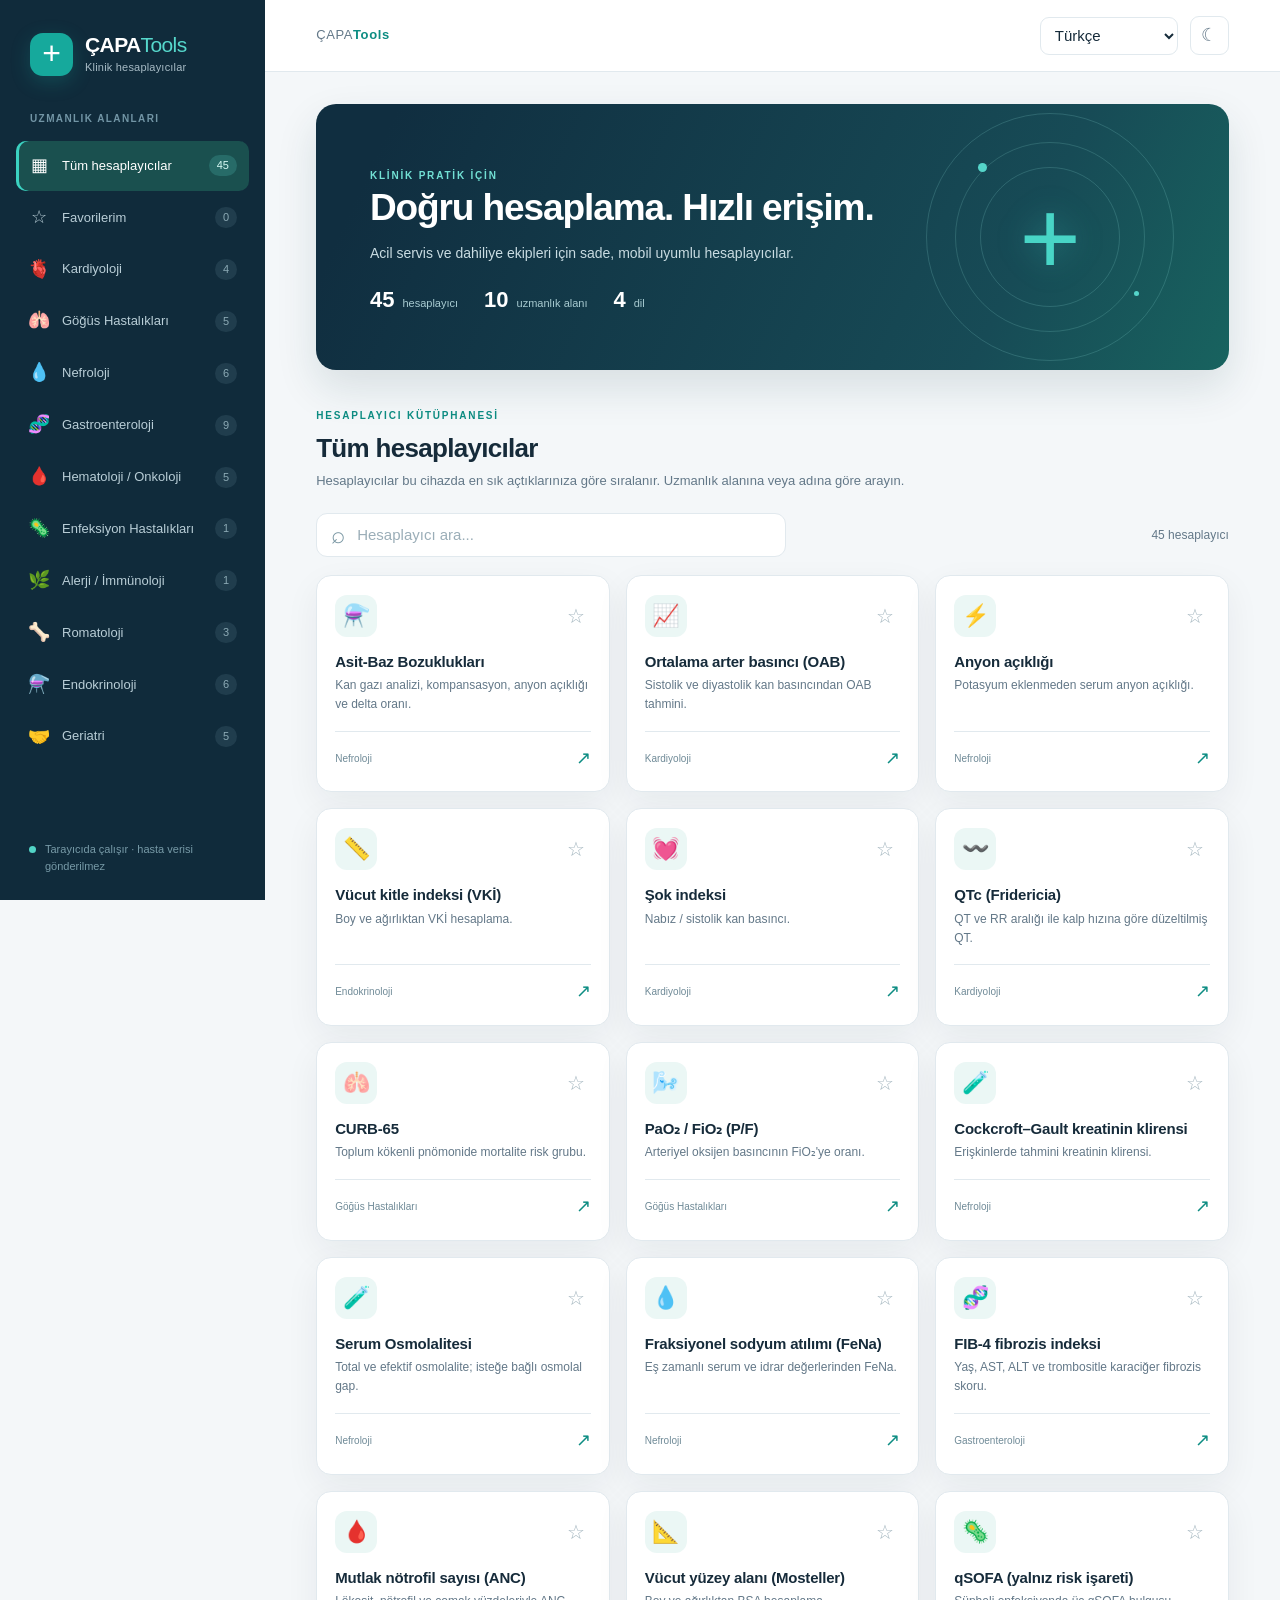
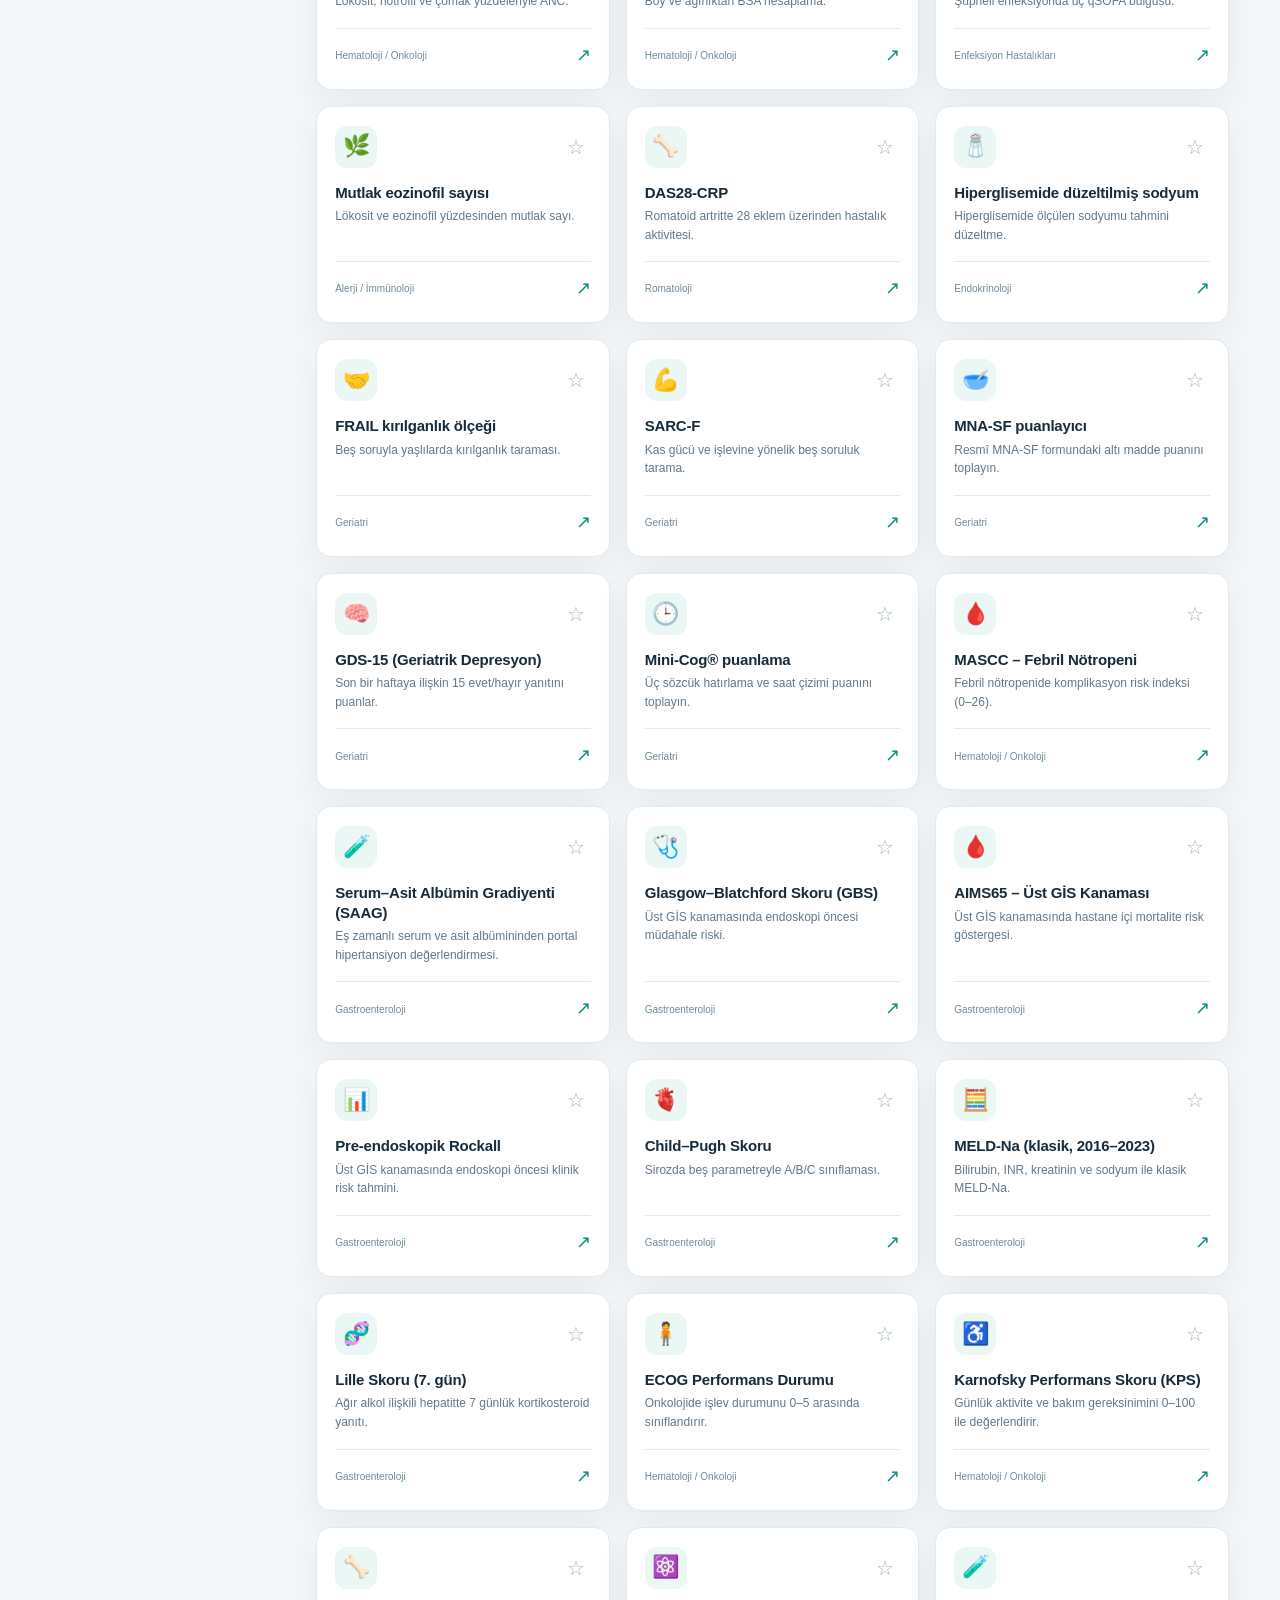
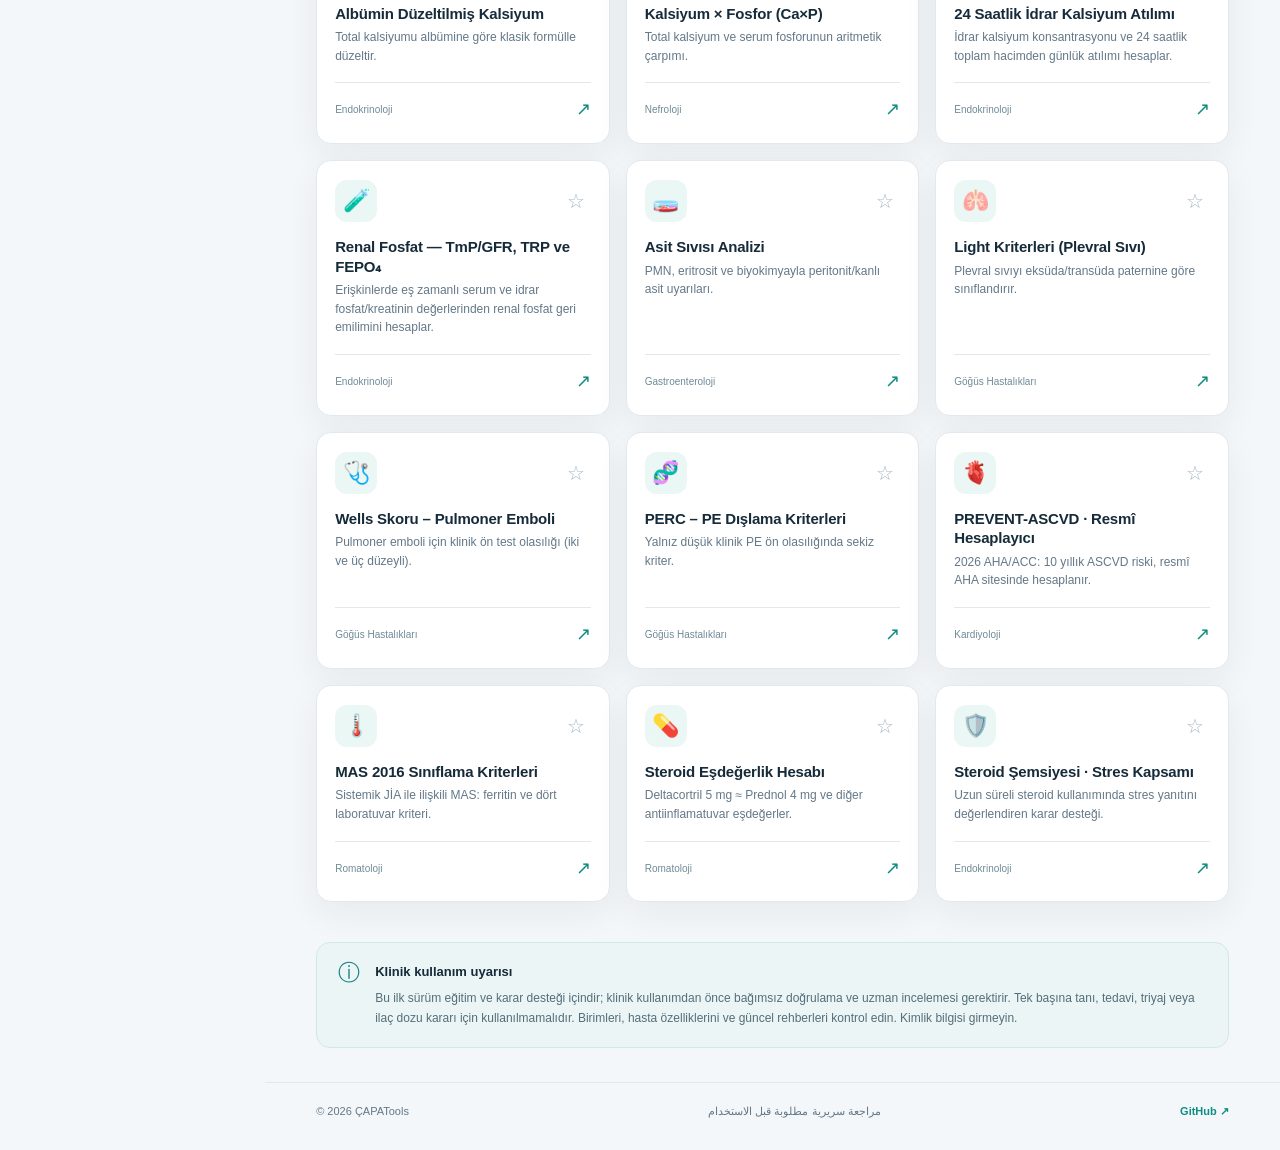
<file: index.html>
<!doctype html>
<html lang="tr" dir="ltr">
<head>
  <meta charset="utf-8">
  <meta name="viewport" content="width=device-width, initial-scale=1">
  <meta name="theme-color" content="#10283a">
  <meta name="description" content="ÇAPATools — emergency medicine and internal medicine calculators for clinicians in Turkish, Azerbaijani, Arabic and English.">
  <meta http-equiv="Content-Security-Policy" content="default-src 'self'; script-src 'self'; style-src 'self'; img-src 'self' data:; connect-src 'none'; object-src 'none'; base-uri 'self'; form-action 'none'">
  <title>ÇAPATools · Clinical Calculators</title>
  <link rel="stylesheet" href="styles.css">
  <script src="engine.js" defer></script>
  <script src="data.js" defer></script>
  <script src="clinical-scores.js" defer></script>
  <script src="geriatric-tools.js" defer></script>
  <script src="specialty-tools.js" defer></script>
  <script src="oncology-performance.js" defer></script>
  <script src="calcium-tools.js" defer></script>
  <script src="fluid-pe-engine.js" defer></script>
  <script src="rheum-engine.js" defer></script>
  <script src="fluid-pe-tools.js" defer></script>
  <script src="rheumatology-tools.js" defer></script>
  <script src="usage.js" defer></script>
  <script src="app.js" defer></script>
</head>
<body>
  <a href="#main" class="skip-link" id="skipLink">İçeriğe geç</a>
  <div class="app-shell">
    <aside class="sidebar" id="sidebar" aria-label="Specialties">
      <a class="brand" href="./" aria-label="ÇAPATools">
        <span class="brand-mark" aria-hidden="true">+</span>
        <span><strong>ÇAPA<span class="brand-accent">Tools</span></strong><small id="brandSubtitle">Klinik hesaplayıcılar</small></span>
      </a>
      <p class="nav-overline" id="specialtyLabel">UZMANLIK ALANLARI</p>
      <nav id="categoryNav" aria-label="Specialties"></nav>
      <div class="sidebar-foot"><span class="status-dot"></span><span id="offlineLabel">Tarayıcıda çalışır · hasta verisi gönderilmez</span></div>
    </aside>
    <div class="main-column">
      <header class="topbar">
        <button class="mobile-menu icon-btn" type="button" id="menuButton" aria-label="Open navigation" aria-controls="sidebar" aria-expanded="false">☰</button>
        <span class="topbar-name">ÇAPA<strong>Tools</strong></span>
        <div class="topbar-actions">
          <label for="languageSelect" class="sr-only" id="languageLabel">Dil seçin</label>
          <select id="languageSelect" aria-label="Language">
            <option value="tr">Türkçe</option>
            <option value="az">Azərbaycanca</option>
            <option value="ar">العربية</option>
            <option value="en">English</option>
          </select>
          <button type="button" id="themeButton" class="icon-btn" aria-label="Toggle color theme" title="Appearance">☾</button>
        </div>
      </header>
      <main id="main">
        <section class="hero">
          <div class="hero-copy">
            <span class="eyebrow" id="heroEyebrow">KLİNİK PRATİK İÇİN</span>
            <h1 id="heroTitle">Doğru hesaplama. Hızlı erişim.</h1>
            <p id="heroDescription">Acil servis ve dahiliye ekipleri için sade, mobil uyumlu klinik hesaplayıcılar.</p>
            <div class="hero-metrics" id="heroMetrics"></div>
          </div>
          <div class="hero-symbol" aria-hidden="true"><span>+</span><i></i><i></i></div>
        </section>
        <section class="workspace" aria-labelledby="sectionTitle">
          <div class="section-head">
            <div>
              <p class="eyebrow dark" id="sectionEyebrow">HESAPLAYICI KÜTÜPHANESİ</p>
              <h2 id="sectionTitle">Tüm hesaplayıcılar</h2>
              <p class="section-description" id="sectionDescription"></p>
            </div>
          </div>
          <div class="tool-controls">
            <div class="search-wrap"><span aria-hidden="true">⌕</span><input id="searchInput" type="search" autocomplete="off" placeholder="Hesaplayıcı ara..." aria-label="Search calculators"></div>
            <div id="resultCount" class="results-count" aria-live="polite"></div>
          </div>
          <div id="toolGrid" class="tool-grid"></div>
          <div id="emptyState" class="empty-state" hidden><div class="empty-icon">⌕</div><h3 id="emptyTitle"></h3><p id="emptyDescription"></p></div>
        </section>
        <section class="safety-note" aria-labelledby="safetyTitle"><span class="safety-icon" aria-hidden="true">ⓘ</span><div><h3 id="safetyTitle">Klinik kullanım uyarısı</h3><p id="safetyText"></p></div></section>
      </main>
      <footer class="footer"><span>© <span id="year"></span> ÇAPATools</span><span id="footerText">Açık kaynak · Klinik öncesi doğrulama gerekli</span><a href="https://github.com/denizseyithanoglu/capatools" target="_blank" rel="noopener noreferrer">GitHub ↗</a></footer>
    </div>
  </div>
  <div id="mobileBackdrop" class="mobile-backdrop" hidden></div>
  <div class="dialog-backdrop" id="dialogBackdrop" hidden>
    <section class="calc-dialog" role="dialog" aria-modal="true" aria-labelledby="dialogTitle" tabindex="-1">
      <header class="dialog-head"><div class="dialog-heading"><span class="dialog-icon" id="dialogIcon"></span><div><p class="eyebrow dark" id="dialogCategory"></p><h2 id="dialogTitle"></h2></div></div><button type="button" id="closeDialog" class="icon-btn close-btn" aria-label="Close">✕</button></header>
      <div class="dialog-scroll">
        <p id="dialogIntro" class="dialog-intro"></p>
        <form id="calcForm" novalidate></form>
        <div class="calc-output" id="calcOutput" hidden aria-live="polite"><div class="output-label" id="outputLabel">Sonuç</div><div class="output-value"><strong id="outputValue"></strong><span id="outputUnit"></span></div><p id="outputInterpretation"></p></div>
        <div id="calcWarning" class="calc-warning"></div>
        <div class="reference-block"><span id="referenceLabel">Kaynak</span><a id="referenceLink" href="#" target="_blank" rel="noopener noreferrer"></a><p id="formulaLabel"></p></div>
      </div>
      <div class="dialog-footer"><button type="button" class="secondary-btn" id="resetButton">Temizle</button><button type="submit" form="calcForm" class="primary-btn" id="calculateButton">Hesapla <span aria-hidden="true">→</span></button></div>
    </section>
  </div>
  <noscript><p class="noscript">ÇAPATools needs JavaScript to perform calculations.</p></noscript>
</body>
</html>
</file>
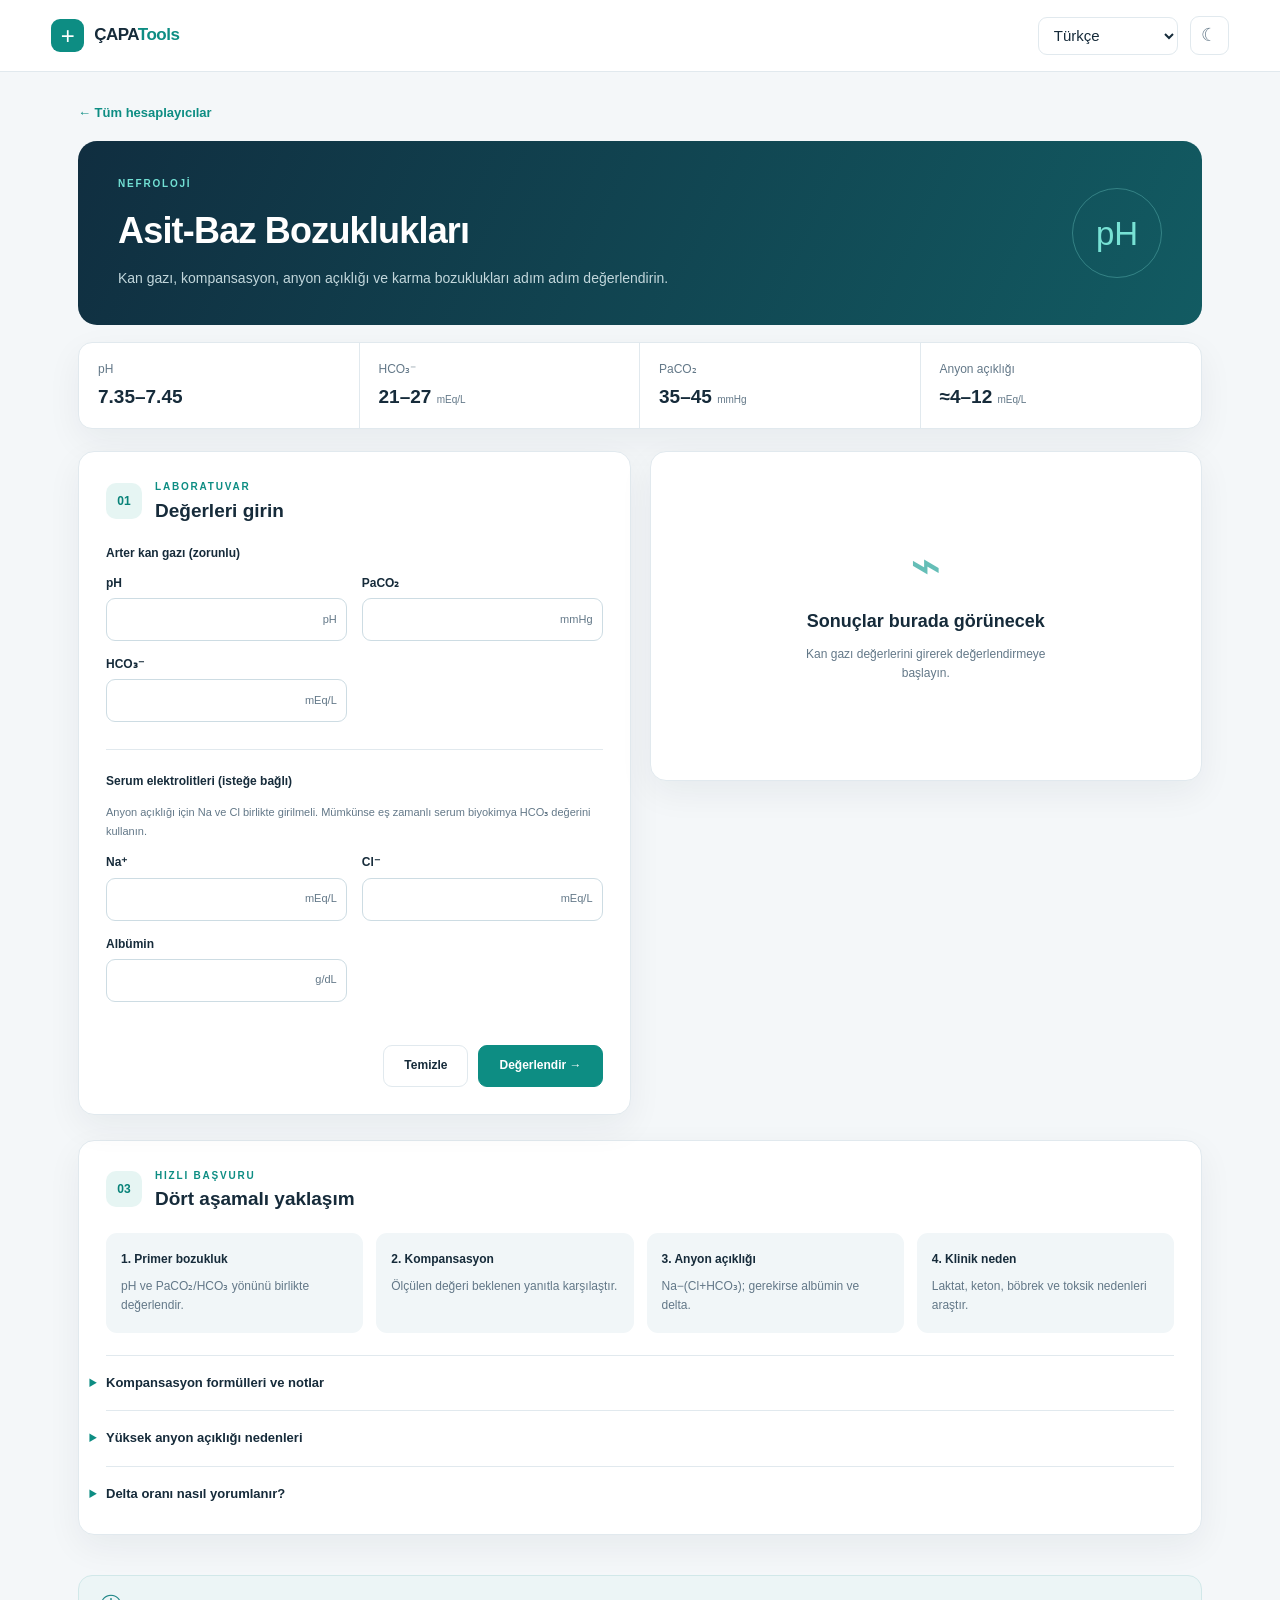
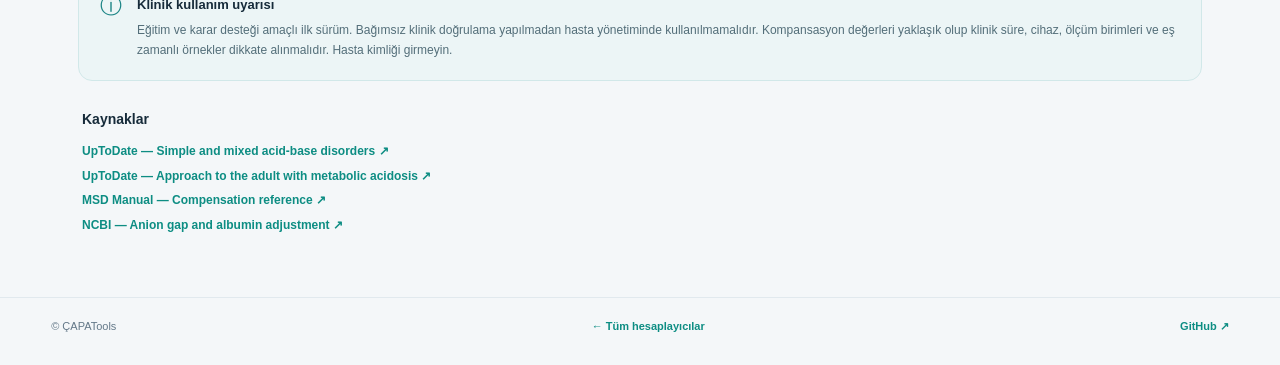
<file: acidbase.html>
<!doctype html>
<html lang="tr" dir="ltr">
<head>
  <meta charset="utf-8">
  <meta name="viewport" content="width=device-width, initial-scale=1">
  <meta name="theme-color" content="#10283a">
  <meta name="description" content="ÇAPATools acid–base assessment: pH, expected compensation, anion gap and delta ratio.">
  <meta http-equiv="Content-Security-Policy" content="default-src 'self'; script-src 'self'; style-src 'self'; img-src 'self' data:; connect-src 'none'; object-src 'none'; base-uri 'self'; form-action 'none'">
  <title>Acid–Base Disorders · ÇAPATools</title>
  <link rel="stylesheet" href="styles.css">
  <link rel="stylesheet" href="acidbase.css">
  <script src="acidbase-engine.js" defer></script>
  <script src="acidbase.js" defer></script>
</head>
<body class="acid-page">
  <a href="#content" class="skip-link">Skip to content</a>
  <header class="topbar">
    <a class="ab-brand" href="./"><span class="ab-brand-symbol">+</span><strong>ÇAPA<em>Tools</em></strong></a>
    <div class="topbar-actions">
      <label for="lang" class="sr-only">Language</label>
      <select id="lang" aria-label="Language">
        <option value="tr">Türkçe</option><option value="az">Azərbaycanca</option><option value="ar">العربية</option><option value="en">English</option>
      </select>
      <button id="theme" type="button" class="icon-btn" aria-label="Toggle theme">☾</button>
    </div>
  </header>
  <main id="content" class="ab-container">
    <a href="./" class="ab-back" id="back">← Tüm hesaplayıcılar</a>
    <section class="ab-hero">
      <div><p class="eyebrow" id="eyebrow">NEFROLOJİ</p><h1 id="title">Asit-Baz Bozuklukları</h1><p id="intro">Kan gazı değerlendirmesi, kompansasyon, anyon açıklığı ve karma bozukluklar.</p></div>
      <div class="ab-hero-icon" aria-hidden="true">pH</div>
    </section>
    <section class="ab-normal" aria-label="Reference intervals">
      <div class="ab-normal-cell"><span>pH</span><strong>7.35–7.45</strong></div>
      <div class="ab-normal-cell"><span>HCO₃⁻</span><strong>21–27 <small>mEq/L</small></strong></div>
      <div class="ab-normal-cell"><span>PaCO₂</span><strong>35–45 <small>mmHg</small></strong></div>
      <div class="ab-normal-cell"><span id="agNormalLabel">Anyon açıklığı</span><strong>≈4–12 <small>mEq/L</small></strong></div>
    </section>
    <div class="ab-layout">
      <section class="ab-panel" aria-labelledby="inputsHeading">
        <div class="ab-panel-heading"><span class="ab-panel-index">01</span><div><p class="eyebrow dark" id="inputsEyebrow">LABORATUVAR</p><h2 id="inputsHeading">Değerleri girin</h2></div></div>
        <form id="acidForm" novalidate>
          <div class="ab-subtitle" id="abgSub">Arter kan gazı (zorunlu)</div>
          <div class="ab-field-grid">
            <div class="form-field"><label for="ph">pH</label><div class="input-shell"><input id="ph" name="ph" type="number" min="6.6" max="7.9" step="0.01" inputmode="decimal" required dir="ltr"><span class="field-unit">pH</span></div></div>
            <div class="form-field"><label for="pco2">PaCO₂</label><div class="input-shell"><input id="pco2" name="pco2" type="number" min="5" max="180" step="any" inputmode="decimal" required dir="ltr"><span class="field-unit">mmHg</span></div></div>
            <div class="form-field"><label for="hco3">HCO₃⁻</label><div class="input-shell"><input id="hco3" name="hco3" type="number" min="1" max="70" step="any" inputmode="decimal" required dir="ltr"><span class="field-unit">mEq/L</span></div></div>
          </div>
          <div class="ab-subtitle optional" id="chemSub">Serum elektrolitleri (isteğe bağlı)</div>
          <p class="ab-hint" id="chemHelp">Anyon açıklığı için Na ve Cl birlikte girilmelidir. Mümkünse aynı zamandaki serum biyokimya HCO₃ değerini kullanın.</p>
          <div class="ab-field-grid">
            <div class="form-field"><label for="na">Na⁺</label><div class="input-shell"><input id="na" name="na" type="number" min="70" max="220" step="any" inputmode="decimal" dir="ltr"><span class="field-unit">mEq/L</span></div></div>
            <div class="form-field"><label for="cl">Cl⁻</label><div class="input-shell"><input id="cl" name="cl" type="number" min="30" max="180" step="any" inputmode="decimal" dir="ltr"><span class="field-unit">mEq/L</span></div></div>
            <div class="form-field"><label for="albumin" id="albuminLabel">Albümin</label><div class="input-shell"><input id="albumin" name="albumin" type="number" min="0.5" max="6.5" step="any" inputmode="decimal" dir="ltr"><span class="field-unit">g/dL</span></div></div>
          </div>
          <p class="ab-form-error" id="formError" role="alert" aria-live="polite"></p>
          <div class="ab-actions"><button type="button" class="secondary-btn" id="clear">Temizle</button><button type="submit" class="primary-btn" id="run">Değerlendir →</button></div>
        </form>
      </section>
      <div class="ab-result-column">
        <section class="ab-panel ab-empty-result" id="placeholder" aria-label="Results">
          <div class="ab-placeholder-symbol">⌁</div><h2 id="placeholderTitle">Sonuçlar burada görünecek</h2><p id="placeholderText">Arter kan gazı değerlerini girerek dört aşamalı değerlendirmeyi başlatın.</p>
        </section>
        <section class="ab-panel" id="results" hidden aria-live="polite">
          <div class="ab-panel-heading"><span class="ab-panel-index">02</span><div><p class="eyebrow dark" id="resultEyebrow">ANALİZ</p><h2 id="resultsTitle">Değerlendirme</h2></div></div>
          <div class="ab-result-primary"><span id="phResultLabel">pH durumu</span><strong id="phResult"></strong><div id="primaryResult"></div></div>
          <div class="ab-result-block"><h3 id="compHeading">Beklenen kompansasyon</h3><div id="compContent"></div></div>
          <div class="ab-result-block"><h3 id="agHeading">Anyon açıklığı ve delta oranı</h3><div id="agContent"></div></div>
          <div class="ab-result-block" id="warningsBlock"><h3 id="cautionsHeading">Yorum ve uyarılar</h3><ul id="warnings"></ul></div>
        </section>
      </div>
    </div>
    <section class="ab-guide ab-panel" aria-labelledby="guideHeading">
      <div class="ab-panel-heading"><span class="ab-panel-index">03</span><div><p class="eyebrow dark" id="guideEyebrow">HIZLI BAŞVURU</p><h2 id="guideHeading">Dört aşamalı yaklaşım</h2></div></div>
      <div class="ab-guide-grid" id="guideSteps"></div>
      <details class="ab-details"><summary id="formulaSummary">Kompansasyon formülleri ve önemli notlar</summary><div class="ab-table-scroll"><table class="ab-ref-table"><thead><tr><th id="disorderHeading">Bozukluk</th><th id="formulaHeading">Beklenen yanıt</th></tr></thead><tbody id="formulaRows"></tbody></table></div><p class="ab-reference-note" id="formulaNote"></p></details>
      <details class="ab-details"><summary id="causesSummary">Yüksek anyon açıklığı nedenleri</summary><p class="ab-guide-copy" id="causesContent"></p></details>
      <details class="ab-details"><summary id="deltaSummary">Delta oranı nasıl yorumlanır?</summary><p class="ab-guide-copy" id="deltaContent"></p></details>
    </section>
    <section class="safety-note"><span class="safety-icon" aria-hidden="true">ⓘ</span><div><h3 id="safetyHeading">Klinik güvenlik</h3><p id="safetyContent"></p></div></section>
    <section class="ab-sources" aria-label="References">
      <h2 id="sourcesHeading">Kaynaklar</h2>
      <a href="https://www.uptodate.com/contents/simple-and-mixed-acid-base-disorders" target="_blank" rel="noopener noreferrer">UpToDate — Simple and mixed acid-base disorders ↗</a>
      <a href="https://www.uptodate.com/contents/approach-to-the-adult-with-metabolic-acidosis" target="_blank" rel="noopener noreferrer">UpToDate — Approach to the adult with metabolic acidosis ↗</a>
      <a href="https://www.msdmanuals.com/professional/multimedia/table/primary-changes-and-compensations-in-simple-acid-base-disorders" target="_blank" rel="noopener noreferrer">MSD Manual — Compensation reference ↗</a>
      <a href="https://www.ncbi.nlm.nih.gov/books/NBK448090/" target="_blank" rel="noopener noreferrer">NCBI — Anion gap and albumin adjustment ↗</a>
    </section>
  </main>
  <footer class="footer ab-footer"><span>© ÇAPATools</span><a href="./" id="footerBack">Tüm hesaplayıcılar</a><a href="https://github.com/denizseyithanoglu/capatools" target="_blank" rel="noopener noreferrer">GitHub ↗</a></footer>
  <noscript><p class="noscript">Enable JavaScript to calculate.</p></noscript>
</body>
</html>
</file>
<file: styles.css>
:root{color-scheme:light;--bg:#f4f7f9;--panel:#fff;--text:#162b3a;--muted:#637888;--border:#e1e9ee;--subtle:#f1f6f8;--primary:#0d8d83;--primary-dark:#086a64;--shadow:0 12px 35px rgba(14,42,58,.06)}
*{box-sizing:border-box}html{scroll-behavior:smooth}body{margin:0;font:15px/1.55 -apple-system,BlinkMacSystemFont,"Segoe UI",Tahoma,Arial,sans-serif;color:var(--text);background:var(--bg)}button,input,select{font:inherit}button{cursor:pointer}button:focus-visible,input:focus-visible,select:focus-visible,a:focus-visible{outline:3px solid #47b8b0;outline-offset:3px}a{color:inherit}h1,h2,h3,p{margin-top:0}.sr-only{position:absolute;width:1px;height:1px;padding:0;margin:-1px;overflow:hidden;clip:rect(0,0,0,0);white-space:nowrap;border:0}.skip-link{position:fixed;top:-80px;inset-inline-start:15px;z-index:200;padding:10px 15px;background:#fff;color:#062e38}.skip-link:focus{top:12px}.app-shell{display:grid;grid-template-columns:265px minmax(0,1fr);min-height:100vh}
.sidebar{position:sticky;top:0;align-self:start;height:100vh;display:flex;flex-direction:column;background:#102b3b;color:#d0e0e7;padding:32px 16px 20px;overflow-y:auto;z-index:25}.brand{text-decoration:none;display:flex;align-items:center;gap:12px;padding:0 14px 35px;color:#fff}.brand-mark{display:flex;align-items:center;justify-content:center;background:#16a99c;border-radius:13px;height:43px;width:43px;font-size:32px;font-weight:300;box-shadow:0 6px 20px rgba(25,171,160,.24)}.brand strong{font-size:21px;letter-spacing:-.6px;line-height:1.2;display:block}.brand-accent{font-weight:400;color:#56d8cc}.brand small{display:block;color:#a7bbc5;font-size:11px;letter-spacing:.2px;margin-top:2px}.nav-overline{font-size:10px;letter-spacing:1.4px;font-weight:800;color:#7295a5;margin:0 14px 12px}.category-item{width:100%;display:flex;align-items:center;gap:12px;border:0;background:transparent;color:#b9ced7;text-align:start;padding:11px 12px;margin:2px 0;border-radius:10px;font-size:13px;min-height:44px;transition:background .15s,color .15s}.category-item:hover{background:#1a3a49;color:#fff}.category-item.active{background:#1a504f;color:#fff;box-shadow:inset 3px 0 0 #3bd2c1}.category-emoji{font-size:18px;width:22px;text-align:center;flex-shrink:0}.category-name{flex:1}.category-count{font-size:11px;color:#8caab5;background:#203d4d;padding:2px 8px;border-radius:14px}.category-item.active .category-count{color:#d7faf5;background:#276b68}.sidebar-foot{margin-top:auto;padding:27px 13px 5px;color:#779aa7;font-size:11px;display:flex;align-items:flex-start;gap:9px}.status-dot{width:7px;height:7px;min-width:7px;border-radius:50%;background:#52d4c6;margin-top:5px}.main-column{min-width:0}.topbar{height:72px;background:var(--panel);border-bottom:1px solid var(--border);display:flex;align-items:center;justify-content:space-between;padding:0 clamp(22px,4vw,60px)}.topbar-name{font-size:13px;letter-spacing:.6px;font-weight:500;color:var(--muted)}.topbar-name strong{color:var(--primary)}.topbar-actions{display:flex;align-items:center;gap:12px}#languageSelect{border:1px solid var(--border);background:var(--panel);color:var(--text);border-radius:9px;padding:8px 10px;min-height:38px;max-width:170px}.icon-btn{border:1px solid var(--border);background:var(--panel);color:var(--muted);border-radius:9px;width:39px;height:39px;display:grid;place-items:center;font-size:18px}.icon-btn:hover{background:var(--subtle);color:var(--text)}.mobile-menu{display:none}
main{padding:32px clamp(22px,4vw,60px) 34px;max-width:1580px;margin:auto}.hero{position:relative;display:flex;justify-content:space-between;align-items:center;overflow:hidden;background:linear-gradient(115deg,#102e40 8%,#174b56 75%,#18635f);color:#fff;min-height:241px;border-radius:20px;padding:38px clamp(24px,4.2vw,55px);box-shadow:0 18px 42px rgba(15,55,66,.12)}.hero-copy{position:relative;z-index:2;max-width:650px}.eyebrow{color:#72e0d4;font-weight:800;font-size:10px;letter-spacing:1.8px;margin:0 0 11px}.hero h1{font-size:clamp(25px,3vw,37px);letter-spacing:-1.1px;line-height:1.18;margin:0 0 12px;font-weight:760}.hero p{font-size:14px;color:#c9dce2;max-width:610px;line-height:1.75;margin-bottom:23px}.hero-metrics{display:flex;gap:26px;flex-wrap:wrap}.metric{display:flex;align-items:baseline;gap:8px}.metric strong{font-size:22px;line-height:1;color:#fff}.metric span{font-size:11px;color:#a8cbd1}.hero-symbol{width:190px;height:190px;flex-shrink:0;border:1px solid rgba(161,239,232,.17);border-radius:50%;display:grid;place-items:center;margin-inline-end:30px;position:relative}.hero-symbol:before,.hero-symbol:after{content:"";position:absolute;inset:24px;border:1px solid rgba(142,220,214,.2);border-radius:50%}.hero-symbol:after{inset:-30px}.hero-symbol>span{font-size:105px;font-weight:200;line-height:1;color:#48d5c6;text-shadow:0 0 32px rgba(61,212,199,.34)}.hero-symbol i{position:absolute;width:9px;height:9px;border-radius:50%;background:#55d5ca;top:20px;left:22px}.hero-symbol i:last-child{top:auto;left:auto;right:5px;bottom:35px;width:5px;height:5px}
.workspace{margin-top:38px}.section-head{display:flex;justify-content:space-between;align-items:flex-end;gap:20px}.eyebrow.dark{color:var(--primary);margin-bottom:9px}.section-head h2{font-size:26px;letter-spacing:-.7px;line-height:1.2;margin-bottom:7px}.section-description{color:var(--muted);font-size:13px;margin-bottom:0}.tool-controls{display:flex;align-items:center;justify-content:space-between;gap:20px;margin-top:22px;margin-bottom:18px}.search-wrap{position:relative;display:flex;align-items:center;flex:1;max-width:470px}.search-wrap>span{position:absolute;inset-inline-start:15px;color:#7b98a4;font-size:24px;font-weight:400;pointer-events:none;line-height:1}.search-wrap input{width:100%;height:44px;border:1px solid var(--border);border-radius:11px;padding:0 40px;background:var(--panel);color:var(--text);outline-offset:2px}.search-wrap input::placeholder{color:#9baeb8}.results-count{white-space:nowrap;color:var(--muted);font-size:12px}.tool-grid{display:grid;grid-template-columns:repeat(auto-fill,minmax(225px,1fr));gap:16px}.tool-card{position:relative;display:flex;flex-direction:column;min-height:189px;text-align:start;padding:19px 18px;border-radius:15px;border:1px solid var(--border);background:var(--panel);box-shadow:var(--shadow);transition:transform .17s,border-color .17s,box-shadow .17s;color:var(--text)}.tool-card:hover{transform:translateY(-3px);border-color:#8ad5ce;box-shadow:0 16px 31px rgba(14,42,58,.1)}.tool-card:focus-visible{outline:3px solid #47b8b0}.tool-card-top{display:flex;align-items:center;justify-content:space-between}.tool-icon{display:grid;place-items:center;width:42px;height:42px;border-radius:12px;background:#ebf7f5;font-size:22px}.tool-favorite{background:transparent;border:0;color:#a4b6bf;font-size:20px;line-height:1;padding:6px;border-radius:8px}.tool-favorite:hover,.tool-favorite.selected{color:#cb994a}.tool-card h3{font-size:15px;letter-spacing:-.2px;margin:15px 0 5px;font-weight:730;line-height:1.3}.tool-card p{color:var(--muted);font-size:12px;margin:0;line-height:1.55;flex:1}.tool-card-bottom{display:flex;align-items:center;justify-content:space-between;margin-top:17px;padding-top:13px;border-top:1px solid var(--border);font-size:10px;color:#6f8a97}.tool-card-bottom span:last-child{font-size:18px;color:var(--primary)}.empty-state{padding:55px 20px;text-align:center;border:1px dashed var(--border);border-radius:18px;background:var(--panel)}.empty-icon{color:#8aafba;font-size:35px}.empty-state h3{margin-bottom:5px}.empty-state p{color:var(--muted);font-size:13px}.safety-note{display:flex;align-items:flex-start;gap:15px;background:#ecf5f6;border:1px solid #d1e8e9;border-radius:14px;padding:19px 21px;margin-top:40px}.safety-icon{font-size:22px;color:#1d8586;line-height:1}.safety-note h3{font-size:13px;margin-bottom:5px}.safety-note p{font-size:12px;line-height:1.7;color:#536e79;margin:0}.footer{display:flex;gap:20px;flex-wrap:wrap;align-items:center;justify-content:space-between;border-top:1px solid var(--border);padding:20px clamp(22px,4vw,60px) 30px;color:var(--muted);font-size:11px}.footer a{text-decoration:none;color:var(--primary);font-weight:600}
.dialog-backdrop{position:fixed;inset:0;background:rgba(4,22,33,.68);z-index:80;display:flex;align-items:center;justify-content:center;padding:20px;backdrop-filter:blur(4px)}[hidden]{display:none!important}.calc-dialog{background:var(--panel);border-radius:20px;width:min(100%,690px);max-height:min(92vh,870px);display:flex;flex-direction:column;box-shadow:0 28px 90px rgba(0,0,0,.28);overflow:hidden}.dialog-head{display:flex;justify-content:space-between;align-items:flex-start;gap:14px;padding:26px 30px 16px;border-bottom:1px solid var(--border)}.dialog-heading{display:flex;gap:15px;align-items:center;min-width:0}.dialog-icon{width:48px;height:48px;display:grid;place-items:center;flex-shrink:0;border-radius:14px;background:#e8f7f5;font-size:24px}.dialog-heading h2{font-size:22px;letter-spacing:-.4px;line-height:1.23;margin:0}.dialog-heading .eyebrow{font-size:10px;letter-spacing:1px}.close-btn{flex-shrink:0}.dialog-scroll{overflow-y:auto;padding:24px 30px;overscroll-behavior:contain}.dialog-intro{color:var(--muted);font-size:13px;margin-bottom:22px}.fields-grid{display:grid;grid-template-columns:repeat(2,minmax(0,1fr));gap:18px}.form-field{display:flex;flex-direction:column;gap:7px;min-width:0}.form-field label{font-size:12px;font-weight:700;line-height:1.35}.form-field input,.form-field select{width:100%;height:43px;border:1px solid #cddce3;border-radius:9px;background:var(--panel);color:var(--text);padding:0 12px;min-width:0}.form-field input:focus,.form-field select:focus{border-color:var(--primary)}.form-field input[aria-invalid=true]{border-color:#ce6c5e}.input-shell{position:relative}.input-shell input{padding-inline-end:72px;direction:ltr;text-align:start}.field-unit{position:absolute;inset-inline-end:10px;top:50%;transform:translateY(-50%);font-size:11px;color:var(--muted);pointer-events:none}.field-help{font-size:11px;color:var(--muted);line-height:1.5;margin:0}.form-error{display:block;margin-top:12px;color:#b13a2f;font-size:12px;min-height:18px}.calc-output{background:#eaf8f5;border:1px solid #bce4dd;border-radius:12px;margin-top:18px;padding:19px 20px}.output-label{font-size:11px;font-weight:800;letter-spacing:.6px;text-transform:uppercase;color:#447d79}.output-value{display:flex;align-items:baseline;gap:10px;flex-wrap:wrap;margin-top:5px;color:#086c64}.output-value strong{font-size:35px;letter-spacing:-1px;line-height:1.2;direction:ltr;unicode-bidi:isolate}.output-value span{font-size:14px}.calc-output p{font-size:12px;color:#52746f;margin:7px 0 0}.calc-warning{margin-top:21px;padding:13px 15px;border-inline-start:3px solid #d5a14d;background:#fff7e9;border-radius:3px 9px 9px 3px;font-size:12px;color:#755521;line-height:1.7}.reference-block{margin-top:23px;padding-top:16px;border-top:1px solid var(--border);font-size:11px;display:flex;flex-wrap:wrap;align-items:center;gap:8px;color:var(--muted)}.reference-block a{color:var(--primary);font-weight:700;text-decoration:none}.reference-block a:hover{text-decoration:underline}.reference-block p{flex-basis:100%;margin:1px 0 0;font-size:11px;direction:ltr;text-align:start;unicode-bidi:isolate;overflow-wrap:anywhere}.dialog-footer{display:flex;justify-content:flex-end;gap:11px;padding:17px 30px 22px;border-top:1px solid var(--border)}.primary-btn,.secondary-btn{border-radius:9px;padding:10px 20px;min-height:42px;font-size:13px;font-weight:740}.primary-btn{color:#fff;background:var(--primary);border:1px solid var(--primary)}.primary-btn:hover{background:var(--primary-dark)}.secondary-btn{color:var(--text);background:var(--panel);border:1px solid var(--border)}.secondary-btn:hover{background:var(--subtle)}.mobile-backdrop{position:fixed;inset:0;z-index:20;background:rgba(0,0,0,.55)}.noscript{text-align:center;padding:15px;background:#fff6cf}
:root[data-theme=dark]{color-scheme:dark;--bg:#0e1c27;--panel:#172c3a;--text:#ebf3f5;--muted:#a6bac4;--border:#2b4654;--subtle:#193746;--shadow:0 10px 25px rgba(0,0,0,.13)}:root[data-theme=dark] .tool-icon,:root[data-theme=dark] .dialog-icon{background:#194947}:root[data-theme=dark] .safety-note{background:#1b3c46;border-color:#285c63}:root[data-theme=dark] .safety-note p{color:#a9c5ce}:root[data-theme=dark] .safety-note h3{color:#e8f4f4}:root[data-theme=dark] .calc-output{background:#17433f;border-color:#22635a}:root[data-theme=dark] .output-label,:root[data-theme=dark] .calc-output p{color:#abd3ce}:root[data-theme=dark] .output-value{color:#68e1d1}:root[data-theme=dark] .calc-warning{background:#3b3023;color:#f6d8a1}:root[data-theme=dark] .form-field input,:root[data-theme=dark] .form-field select{border-color:#527080}
@media(max-width:1120px){.app-shell{grid-template-columns:235px minmax(0,1fr)}.sidebar{padding-inline:10px}.hero-symbol{width:140px;height:140px;margin-inline-end:15px}.hero-symbol>span{font-size:79px}.tool-grid{grid-template-columns:repeat(auto-fill,minmax(205px,1fr))}}
@media(max-width:820px){.app-shell{display:block}.sidebar{position:fixed;inset-block:0;inset-inline-start:0;width:min(85vw,310px);transform:translateX(-105%);transition:transform .2s ease;z-index:30}.sidebar.open{transform:translateX(0)}html[dir=rtl] .sidebar{transform:translateX(105%)}html[dir=rtl] .sidebar.open{transform:translateX(0)}.mobile-menu{display:grid}.topbar{height:63px;padding-inline:19px}.topbar-name{margin-inline-end:auto;margin-inline-start:14px}.hero-symbol{display:none}.hero{min-height:205px}.hero p{margin-bottom:17px}main{padding:22px 19px}.workspace{margin-top:29px}.tool-grid{grid-template-columns:repeat(2,minmax(0,1fr))}.footer{padding-inline:19px}}
@media(max-width:520px){.hero{padding:28px 23px;border-radius:16px}.hero h1{font-size:26px}.hero-metrics{gap:15px}.metric strong{font-size:19px}.metric span{font-size:10px}.section-head h2{font-size:22px}.tool-grid{grid-template-columns:1fr;gap:11px}.tool-card{min-height:150px}.tool-card h3{margin-top:12px}.tool-controls{gap:10px}.results-count{font-size:10px}.dialog-backdrop{padding:0;align-items:stretch}.calc-dialog{width:100%;max-height:100dvh;height:100dvh;border-radius:0}.dialog-head{padding:18px 17px 15px}.dialog-heading h2{font-size:19px}.dialog-scroll{padding:20px 18px}.dialog-footer{padding:13px 18px 18px}.fields-grid{grid-template-columns:1fr;gap:14px}#languageSelect{padding:7px;max-width:132px}.topbar-actions{gap:7px}.footer{gap:10px}.hero-symbol{display:none}}
@media(prefers-reduced-motion:reduce){*,*:before,*:after{scroll-behavior:auto!important;transition:none!important;animation:none!important}}

/* Secondary results for calculators with more than one derived quantity */
.calc-extra-results{margin-top:15px;padding-top:12px;border-top:1px solid #bce4dd;display:grid;gap:11px}
.calc-extra-row{display:flex;justify-content:space-between;align-items:baseline;gap:12px;font-size:12px;color:var(--muted)}
.calc-extra-row strong{color:var(--text);white-space:nowrap;direction:ltr;unicode-bidi:isolate;font-size:14px}
:root[data-theme=dark] .calc-extra-results{border-color:#286b61}
@media(max-width:520px){.calc-extra-row{flex-wrap:wrap}}

/* Long multi-item screening tools use one field per row for accessibility. */
.fields-grid.single-column{grid-template-columns:1fr}
.fields-grid.single-column .form-field{padding-bottom:9px;border-bottom:1px solid var(--border)}
.fields-grid.single-column .form-field:last-child{border-bottom:none}

/* Supplemental interpretive notes in multi-stage calculators. */
.output-value strong.text-result{font-size:19px;line-height:1.35;letter-spacing:-.25px}
.calc-result-notes{border-top:1px solid #bce4dd;margin:14px 0 0;padding:13px 0 0 21px;display:grid;gap:8px;font-size:12px;line-height:1.65;color:var(--muted)}
:root[data-theme=dark] .calc-result-notes{border-color:#286b61}
html[dir=rtl] .calc-result-notes{padding-inline-start:21px;padding-left:0}
</file>
<file: acidbase.css>
.acid-page{min-height:100vh}.ab-brand{display:inline-flex;align-items:center;gap:10px;text-decoration:none;color:var(--text)}.ab-brand strong{font-size:17px;letter-spacing:-.5px}.ab-brand em{font-style:normal;color:var(--primary)}.ab-brand-symbol{display:grid;place-items:center;width:33px;height:33px;border-radius:9px;background:var(--primary);font-size:24px;color:white;line-height:1}.ab-container{max-width:1180px;padding:28px 28px 50px;margin:auto}.ab-back{display:inline-block;margin-bottom:18px;color:var(--primary);font-size:13px;font-weight:700;text-decoration:none}.ab-back:hover{text-decoration:underline}.ab-hero{display:flex;justify-content:space-between;align-items:center;gap:20px;border-radius:19px;padding:35px 40px;background:linear-gradient(115deg,#102e40,#125b62);color:#fff}.ab-hero h1{font-size:clamp(25px,3vw,36px);letter-spacing:-.8px;margin:0 0 10px}.ab-hero p:last-child{font-size:14px;color:#c2d7dc;margin:0}.ab-hero-icon{width:90px;height:90px;border:1px solid rgba(132,233,221,.3);color:#78e2d5;border-radius:50%;display:grid;place-items:center;font-size:33px;font-weight:300;flex-shrink:0}.ab-normal{display:grid;grid-template-columns:repeat(4,minmax(0,1fr));background:var(--panel);border:1px solid var(--border);border-radius:14px;margin-top:17px;box-shadow:var(--shadow)}.ab-normal-cell{padding:17px 19px;border-inline-end:1px solid var(--border);display:flex;flex-direction:column;gap:3px}.ab-normal-cell:last-child{border:0}.ab-normal-cell span{color:var(--muted);font-size:12px}.ab-normal-cell strong{font-size:19px;direction:ltr;unicode-bidi:isolate;text-align:start}.ab-normal-cell small{font-size:10px;color:var(--muted);font-weight:500}.ab-layout{display:grid;grid-template-columns:1fr 1fr;gap:19px;margin-top:22px;align-items:start}.ab-panel{border:1px solid var(--border);border-radius:16px;background:var(--panel);box-shadow:var(--shadow);padding:27px}.ab-panel-heading{display:flex;align-items:center;gap:13px;margin-bottom:22px}.ab-panel-index{width:36px;height:36px;flex-shrink:0;border-radius:10px;background:#e6f5f3;color:#078278;display:grid;place-items:center;font-size:12px;font-weight:800;direction:ltr}.ab-panel-heading h2{font-size:19px;line-height:1.2;margin:0}.ab-panel-heading .eyebrow{margin-bottom:5px}.ab-subtitle{font-size:12px;font-weight:800;margin:4px 0 12px}.ab-subtitle.optional{margin-top:27px;padding-top:22px;border-top:1px solid var(--border)}.ab-field-grid{display:grid;grid-template-columns:repeat(2,minmax(0,1fr));gap:15px}.ab-field-grid .form-field label{font-size:12px}.ab-hint{color:var(--muted);font-size:11px;line-height:1.7;margin:0 0 14px}.ab-form-error{color:#b63b32;font-size:12px;min-height:18px;margin:12px 0 3px}.ab-actions{display:flex;justify-content:flex-end;gap:10px;margin-top:13px}.ab-actions button{font-size:12px}.ab-empty-result{text-align:center;display:flex;align-items:center;justify-content:center;flex-direction:column;min-height:330px}.ab-placeholder-symbol{font-size:53px;line-height:1;color:#65beb7;margin-bottom:17px}.ab-empty-result h2{font-size:18px;margin-bottom:9px}.ab-empty-result p{color:var(--muted);font-size:12px;max-width:290px}.ab-result-primary{padding:18px 19px;border:1px solid #b4e0d8;background:#eaf8f6;border-radius:11px}.ab-result-primary>span{display:block;font-size:11px;color:#497d7a;font-weight:700}.ab-result-primary>strong{display:block;color:#08796d;font-size:23px;line-height:1.4;margin-top:3px}.ab-result-primary>div{font-size:13px;color:#375b62;margin-top:7px;font-weight:600}.ab-result-block{margin-top:22px;border-top:1px solid var(--border);padding-top:17px}.ab-result-block h3{font-size:13px;margin-bottom:13px}.ab-result-block p,.ab-result-block li{font-size:12px;line-height:1.75;color:var(--muted)}.ab-result-block ul{padding-inline-start:19px;margin-bottom:0}.ab-result-block li+li{margin-top:7px}.ab-result-block .ab-comparison{margin-bottom:12px;padding:12px 13px;background:var(--subtle);border-radius:9px}.ab-comparison strong{font-size:12px;display:block;margin-bottom:5px}.ab-comparison p{margin:0}.ab-comparison .ab-value{font-weight:750;color:var(--text);direction:ltr;unicode-bidi:isolate;display:inline-block}.ab-metric-line{display:flex;justify-content:space-between;align-items:baseline;gap:15px;padding:9px 0;border-bottom:1px solid var(--border);font-size:12px}.ab-metric-line span{color:var(--muted)}.ab-metric-line strong{font-size:16px;direction:ltr;unicode-bidi:isolate}.ab-guide{margin-top:25px}.ab-guide-grid{display:grid;grid-template-columns:repeat(4,minmax(0,1fr));gap:13px}.ab-guide-step{background:var(--subtle);padding:17px 15px;border-radius:11px}.ab-guide-step b{display:block;font-size:12px;margin-bottom:8px}.ab-guide-step p{font-size:12px;line-height:1.65;color:var(--muted);margin-bottom:0}.ab-details{border-top:1px solid var(--border);padding:14px 0;font-size:13px}.ab-details:first-of-type{margin-top:22px}.ab-details:last-child{padding-bottom:0}.ab-details summary{cursor:pointer;font-weight:700;list-style-position:outside;padding:3px 0}.ab-details summary::marker{color:var(--primary)}.ab-table-scroll{overflow:auto;margin-top:14px}.ab-ref-table{width:100%;border-collapse:collapse;text-align:start;font-size:12px;line-height:1.55}.ab-ref-table th{text-align:start;background:var(--subtle);padding:10px 12px}.ab-ref-table td{border-bottom:1px solid var(--border);padding:10px 12px}.ab-ref-table td:last-child{direction:ltr;unicode-bidi:isolate;text-align:start}.ab-guide-copy,.ab-reference-note{font-size:12px;line-height:1.8;color:var(--muted);margin:13px 0 3px}.ab-sources{padding:28px 4px 12px;display:flex;flex-direction:column;gap:6px}.ab-sources h2{font-size:14px;margin-bottom:6px}.ab-sources a{font-size:12px;color:var(--primary);font-weight:650;text-decoration:none;overflow-wrap:anywhere}.ab-sources a:hover{text-decoration:underline}.ab-footer{max-width:none}.acid-page #lang{min-height:38px;padding:8px 11px;border:1px solid var(--border);border-radius:9px;background:var(--panel);color:var(--text)}.acid-page .form-field input{width:100%}.acid-page .field-unit{direction:ltr;unicode-bidi:isolate}html[data-theme=dark] .ab-panel-index{background:#1a4b46;color:#8ee6db}html[data-theme=dark] .ab-result-primary{background:#1a4844;border-color:#266b63}html[data-theme=dark] .ab-result-primary>strong{color:#8aeadd}html[data-theme=dark] .ab-result-primary>span,html[data-theme=dark] .ab-result-primary>div{color:#c4e9e2}@media(max-width:870px){.ab-layout{grid-template-columns:1fr}.ab-guide-grid{grid-template-columns:repeat(2,minmax(0,1fr))}}@media(max-width:620px){.ab-container{padding:18px 17px 34px}.ab-hero{padding:27px 23px}.ab-hero-icon{width:58px;height:58px;font-size:22px}.ab-normal{grid-template-columns:repeat(2,minmax(0,1fr))}.ab-normal-cell:nth-child(2){border-inline-end:0}.ab-normal-cell:nth-child(-n+2){border-bottom:1px solid var(--border)}.ab-normal-cell{padding:13px 14px}.ab-normal-cell strong{font-size:17px}.ab-panel{padding:21px 17px}.ab-guide-grid{grid-template-columns:1fr}.ab-field-grid{grid-template-columns:repeat(2,minmax(0,1fr))}.ab-actions{flex-wrap:wrap}.ab-hero p:last-child{font-size:12px}}@media(max-width:380px){.ab-field-grid{grid-template-columns:1fr}.ab-hero-icon{display:none}}
</file>
